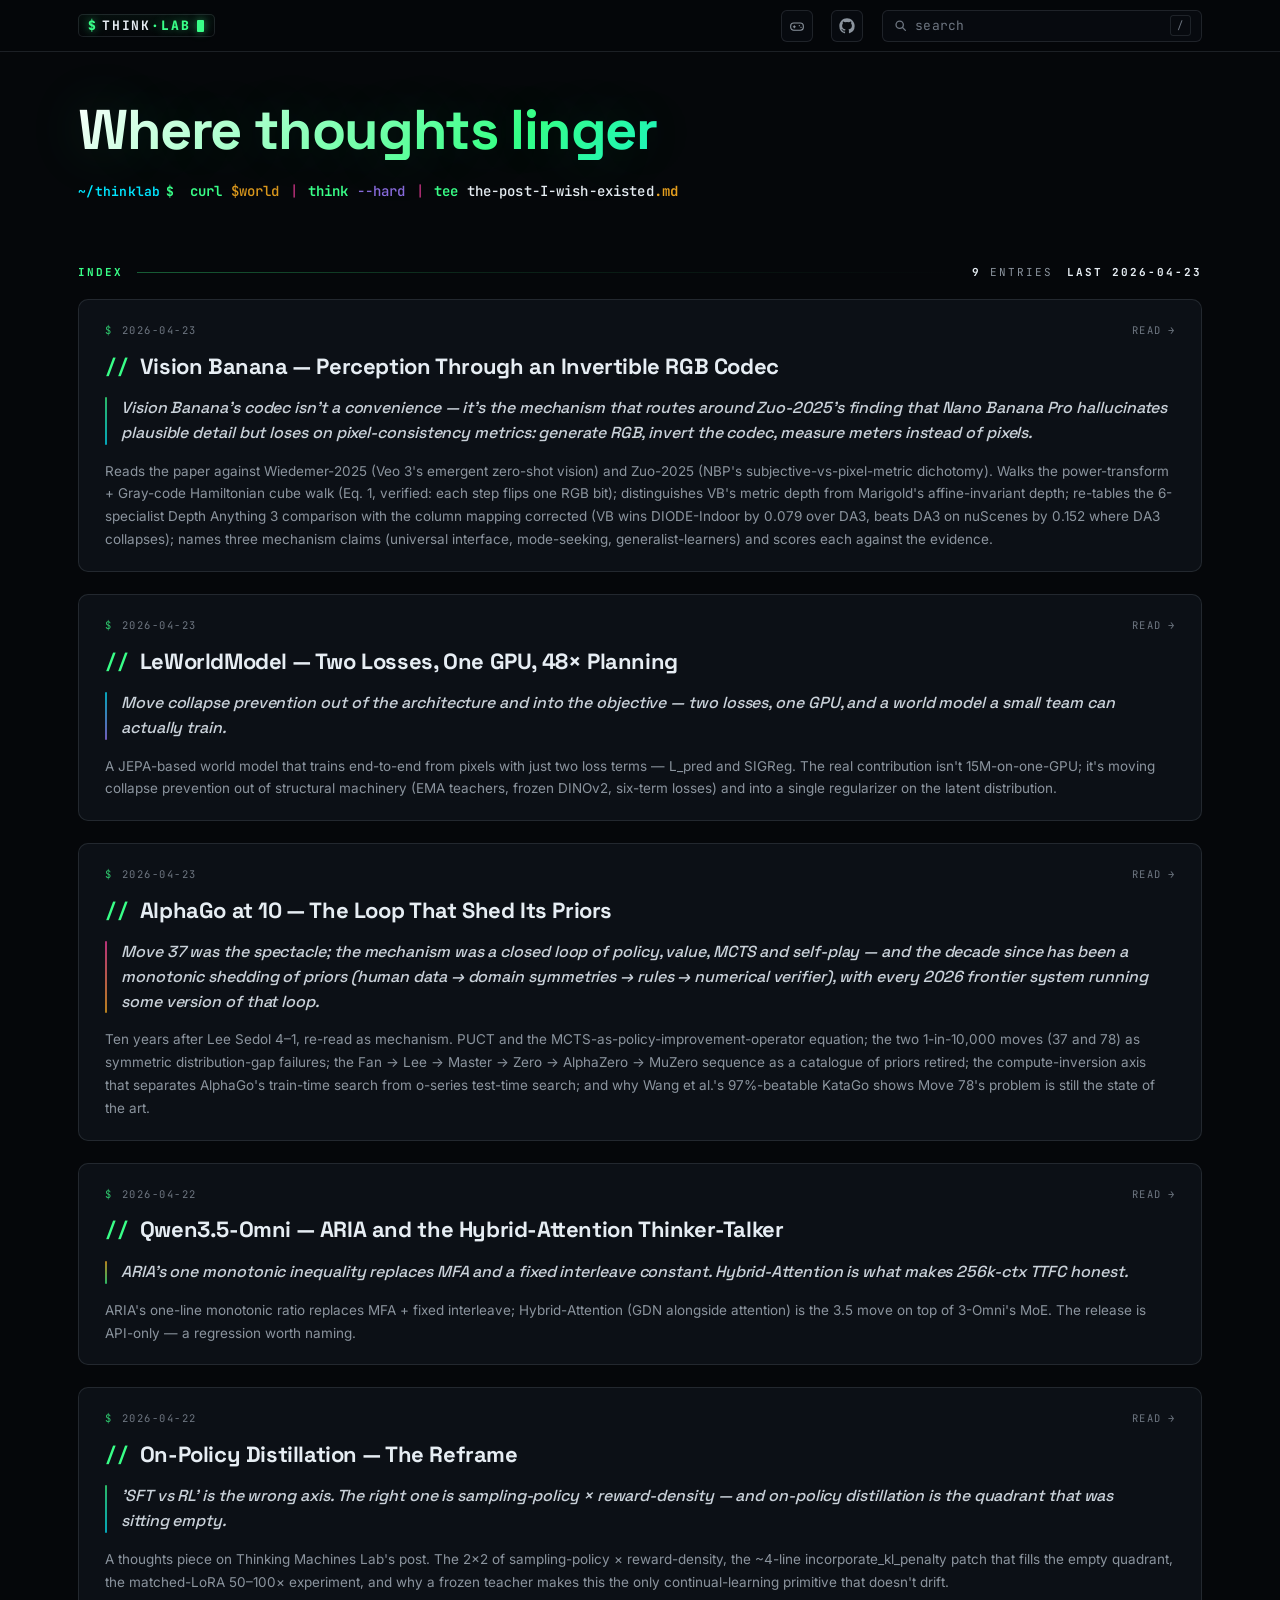
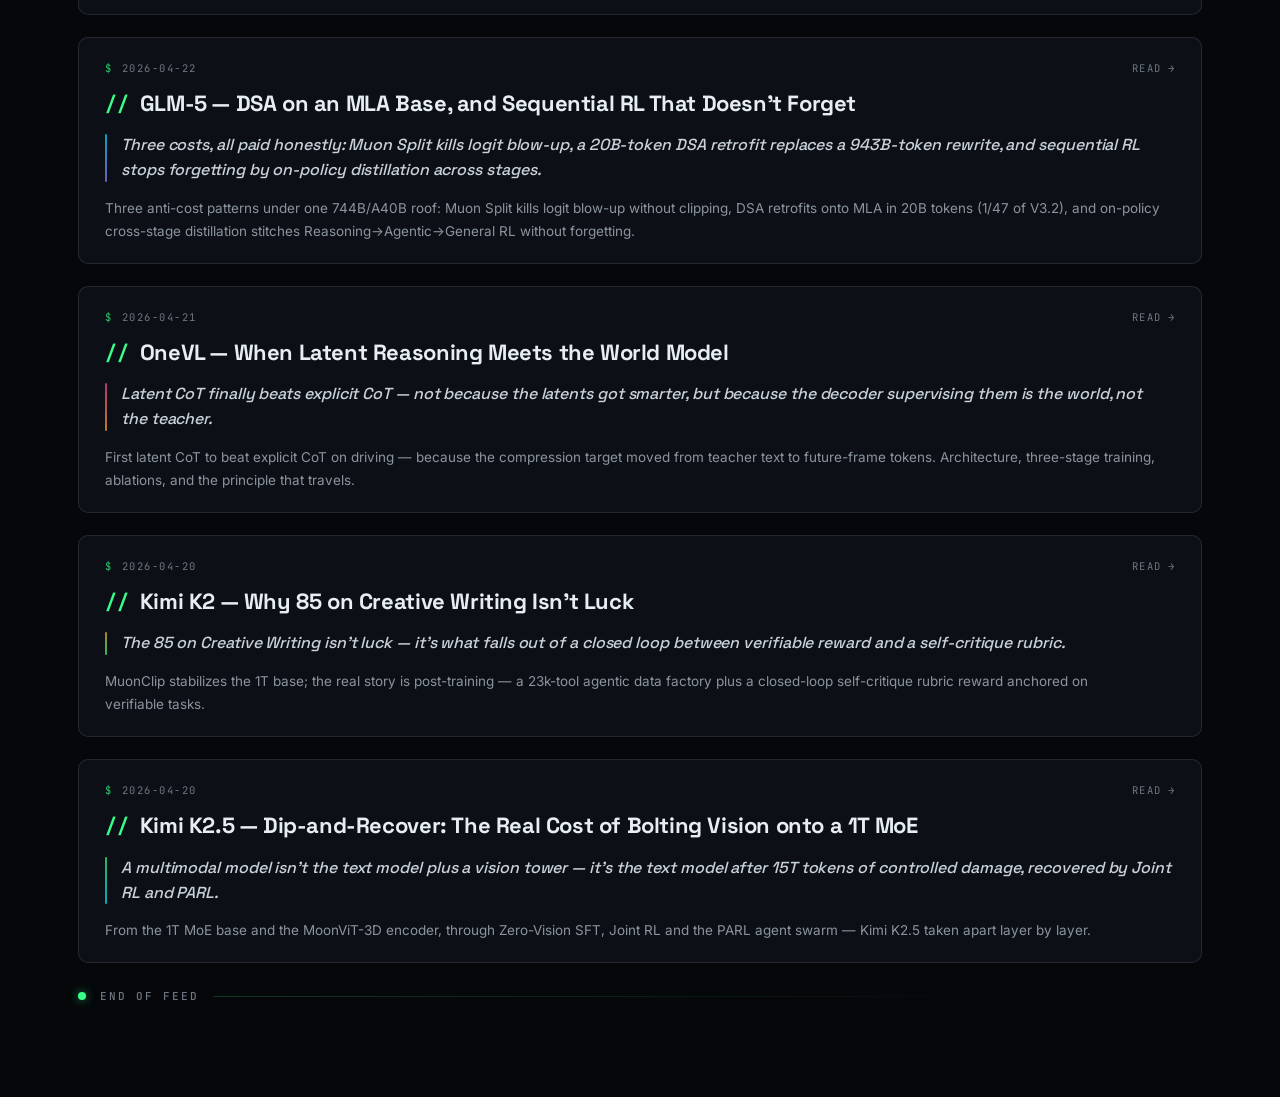
<file: index.html>
<!DOCTYPE html>
<html lang="en">
<head>
<meta charset="UTF-8" />
<meta name="viewport" content="width=device-width, initial-scale=1.0" />
<meta name="description" content="thinklab — a lab for thinks worth sharing." />
<meta name="theme-color" content="#05070a" />
<title>thinklab</title>

<link rel="preconnect" href="https://fonts.googleapis.com" />
<link rel="preconnect" href="https://fonts.gstatic.com" crossorigin />
<link href="https://fonts.googleapis.com/css2?family=Space+Grotesk:wght@500;600;700&family=Inter:wght@400;500;600;700&family=JetBrains+Mono:wght@400;500;600;700&display=swap" rel="stylesheet" />
<link rel="icon" type="image/svg+xml" href="./assets/favicon.svg" />
<link rel="canonical" href="/" />
<link rel="stylesheet" href="./assets/theme.css" />
</head>
<body class="page-index">

<div class="haze" aria-hidden="true"></div>

<header class="topbar" role="banner">
  <div class="topbar-inner">
    <a class="brand" href="./" aria-label="thinklab — home">
      <span class="brand-prompt" aria-hidden="true">$</span><span class="brand-name">think<span class="brand-accent">·lab</span></span><span class="brand-caret" aria-hidden="true"></span>
    </a>
    <a class="hunt-link" href="https://bigballon.github.io/clauding_hacker/"
       target="_blank" rel="noopener"
       title="CLAUDING // verb_hunter — catch all 187 spinner verbs"
       aria-label="Play CLAUDING verb hunter">
      <svg width="16" height="16" aria-hidden="true"><use href="./assets/icons.svg#i-hunt"/></svg>
    </a>
    <a class="github-link" href="https://github.com/BIGBALLON/thinklab"
       target="_blank" rel="noopener"
       title="thinklab on GitHub" aria-label="thinklab on GitHub">
      <svg width="16" height="16" aria-hidden="true"><use href="./assets/icons.svg#i-gh"/></svg>
    </a>
    <label class="search-box" for="search-input">
      <svg class="icon" width="13" height="13" aria-hidden="true"><use href="./assets/icons.svg#i-search"/></svg>
      <input id="search-input" type="search" autocomplete="off" spellcheck="false" placeholder="search" />
      <span class="shortcut">/</span>
    </label>
  </div>
</header>

<div id="scroll-progress" aria-hidden="true"></div>
<button id="to-top" aria-label="back to top" title="back to top">↑</button>

<main class="shell">

  <header class="index-hero">
    <h1 class="index-title">Where thoughts linger</h1>
    <p class="index-lede" role="text" aria-label="curl $world | think --hard | tee the-post-I-wish-existed.md">
      <span class="lede-prompt"><span class="lede-path">~/thinklab</span> <span class="lede-sigil">$</span></span>
      <span class="lede-cmd">curl</span> <span class="lede-var">$world</span>
      <span class="lede-pipe">|</span>
      <span class="lede-cmd">think</span> <span class="lede-flag">--hard</span>
      <span class="lede-pipe">|</span>
      <span class="lede-cmd">tee</span> <span class="lede-file">the-post-I-wish-existed<span class="lede-ext">.md</span></span>
    </p>
  </header>

  <section id="articles" aria-label="Articles">
    <div class="grid-rail grid-rail-top" aria-hidden="true">
      <span class="gr-label">index</span>
      <span class="gr-line"></span>
      <span class="gr-stat"><span id="grid-count">—</span>&nbsp;entries</span>
      <span class="gr-stat gr-stat-dim"><span id="grid-latest">—</span></span>
    </div>

    <div class="article-grid" id="article-grid"></div>

    <div class="grid-rail grid-rail-end" aria-hidden="true">
      <span class="gr-dot"></span>
      <span class="gr-label gr-label-dim">end of feed</span>
      <span class="gr-line"></span>
    </div>
  </section>

</main>

<script src="./assets/theme.js"></script>
</body>
</html>
</file>
<file: assets/theme.css>
/* ============================================================
   thinklab · unified theme
   — dark neon terminal aesthetic
   — english-only, single-stylesheet
   ============================================================ */

/* ------- fonts (loaded via <link> in each HTML; fallback here) ------- */

/* ================= design tokens ================= */
:root{
  /* surfaces */
  --bg-0:#05070a;
  --bg-1:#0a0e14;
  --bg-2:#10151d;
  --bg-3:#161c26;
  --bg-card:rgba(16,21,29,.72);
  --bg-code:#0d1117;

  /* ink */
  --fg-0:#e6edf3;
  --fg-1:#c9d1d9;
  --fg-2:#8b949e;
  --fg-3:#6e7681;
  --fg-dim:#484f58;

  /* accent palette — RGB triplets so every rgba() can reuse them */
  --accent-rgb:57,255,136;
  --cyan-rgb:0,229,255;
  --magenta-rgb:255,63,164;
  --amber-rgb:255,176,32;
  --violet-rgb:157,123,255;
  --red-rgb:255,107,107;

  --accent:rgb(var(--accent-rgb));
  --accent-dim:#1fcf6b;
  --cyan:rgb(var(--cyan-rgb));
  --magenta:rgb(var(--magenta-rgb));
  --amber:rgb(var(--amber-rgb));
  --violet:rgb(var(--violet-rgb));
  --red:rgb(var(--red-rgb));

  /* borders + glows — composed */
  --border:rgba(var(--accent-rgb),.15);
  --border-soft:rgba(139,148,158,.18);
  --border-hot:rgba(var(--accent-rgb),.45);
  --glow-green:0 0 20px rgba(var(--accent-rgb),.35);
  --glow-cyan:0 0 20px rgba(var(--cyan-rgb),.35);
  --glow-magenta:0 0 20px rgba(var(--magenta-rgb),.35);

  /* named gradients — tokens reduce the 36 linear-gradient repetitions */
  --grad-bg-radial:
    radial-gradient(ellipse at 15% 0%,rgba(var(--accent-rgb),.08) 0%,transparent 50%),
    radial-gradient(ellipse at 85% 100%,rgba(var(--cyan-rgb),.06) 0%,transparent 50%),
    radial-gradient(ellipse at 50% 50%,rgba(var(--magenta-rgb),.04) 0%,transparent 60%);
  --grad-panel:
    linear-gradient(180deg,rgba(10,14,20,.95),rgba(5,7,10,.98)),
    radial-gradient(ellipse at 20% 0%,rgba(var(--accent-rgb),.05) 0%,transparent 60%),
    radial-gradient(ellipse at 80% 100%,rgba(var(--cyan-rgb),.04) 0%,transparent 60%);
  --grad-divider:linear-gradient(90deg,var(--accent),transparent);
  --grad-hero-text:linear-gradient(135deg,#ffffff 0%,var(--accent) 40%,var(--cyan) 70%,var(--magenta) 100%);
  --grad-progress:linear-gradient(90deg,var(--accent),var(--cyan),var(--magenta));

  /* fonts */
  --font-mono:"JetBrains Mono",ui-monospace,"SFMono-Regular",Menlo,Consolas,monospace;
  --font-sans:"Inter",-apple-system,BlinkMacSystemFont,"Segoe UI",Roboto,"PingFang SC","Hiragino Sans GB","Microsoft YaHei",sans-serif;
  --font-display:"Space Grotesk","Inter",sans-serif;

  /* layout */
  --shell-max:1180px;
  --topbar-h:52px;
}

*{box-sizing:border-box}
html{scroll-behavior:smooth}
html,body{margin:0;padding:0;background:var(--bg-0);color:var(--fg-0);font-family:var(--font-sans);line-height:1.65;font-size:14.5px;-webkit-font-smoothing:antialiased;-moz-osx-font-smoothing:grayscale;overflow-x:hidden}

/* ================= ambient background (single radial + grid) ================= */
body::before{content:"";position:fixed;inset:0;z-index:-2;
  background:var(--grad-bg-radial),var(--bg-0)}
body::after{content:"";position:fixed;inset:0;z-index:-1;pointer-events:none;
  background-image:
    linear-gradient(rgba(var(--accent-rgb),.025) 1px,transparent 1px),
    linear-gradient(90deg,rgba(var(--accent-rgb),.025) 1px,transparent 1px);
  background-size:40px 40px;
  mask-image:radial-gradient(ellipse at center,black 30%,transparent 85%);
  -webkit-mask-image:radial-gradient(ellipse at center,black 30%,transparent 85%)}

/* ================= ambient haze (homepage only) =================
   Three very large, very blurred, very slowly drifting color orbs
   behind all content. No hard edges, no strobing, no text — just
   atmosphere. Sits below content (z:-1), above body::before radial,
   pointer-events:none. Animation is gentle (40–55s) and disabled
   under prefers-reduced-motion. */
.page-index .haze{
  position:fixed;inset:-15%;pointer-events:none;
  z-index:-1;overflow:hidden;
  contain:strict;
}
.page-index .haze::before,
.page-index .haze::after{
  content:"";
  position:absolute;border-radius:50%;
  filter:blur(90px);
  will-change:transform;
}
.page-index .haze::before{
  top:-10%;left:-8%;width:62vw;height:62vw;max-width:820px;max-height:820px;
  background:radial-gradient(circle at 45% 45%,
    rgba(var(--accent-rgb),.9) 0%,
    rgba(var(--accent-rgb),.35) 35%,
    transparent 70%);
  opacity:.18;
  animation:haze-drift-a 42s ease-in-out infinite;
}
.page-index .haze::after{
  top:30%;right:-12%;width:58vw;height:58vw;max-width:780px;max-height:780px;
  background:radial-gradient(circle at 55% 50%,
    rgba(var(--cyan-rgb),.85) 0%,
    rgba(var(--cyan-rgb),.3) 35%,
    transparent 70%);
  opacity:.14;
  animation:haze-drift-b 52s ease-in-out infinite;
}
@keyframes haze-drift-a{
  0%,100%{transform:translate(0,0)}
  33%{transform:translate(5%,7%)}
  66%{transform:translate(-4%,4%)}
}
@keyframes haze-drift-b{
  0%,100%{transform:translate(0,0)}
  40%{transform:translate(-6%,-5%)}
  75%{transform:translate(4%,6%)}
}
@media (prefers-reduced-motion: reduce){
  .page-index .haze::before,
  .page-index .haze::after{animation:none}
}

::selection{background:rgba(var(--accent-rgb),.3);color:#fff}
::-webkit-scrollbar{width:8px;height:8px}
::-webkit-scrollbar-track{background:transparent}
::-webkit-scrollbar-thumb{background:rgba(var(--accent-rgb),.25);border-radius:6px}
::-webkit-scrollbar-thumb:hover{background:rgba(var(--accent-rgb),.4)}

/* ================= chrome (scroll progress, back-to-top, lang toggle) ================= */
#scroll-progress{position:fixed;top:0;left:0;right:0;height:2px;z-index:100;pointer-events:none;width:var(--pw,0%);
  background:var(--grad-progress);
  box-shadow:0 0 10px var(--accent);transition:width .08s ease-out}

#to-top{position:fixed;bottom:28px;right:28px;width:42px;height:42px;border-radius:50%;background:var(--bg-1);border:1px solid var(--border-hot);color:var(--accent);font-size:18px;cursor:pointer;display:flex;align-items:center;justify-content:center;opacity:0;pointer-events:none;transition:all .25s;z-index:50;box-shadow:var(--glow-green);font-family:var(--font-mono)}
#to-top.show{opacity:1;pointer-events:auto}
#to-top:hover{background:var(--accent);color:var(--bg-0)}

/* article pages only — fixed "home" pill in the top-right corner */
.home-btn{
  position:fixed;top:12px;right:14px;z-index:1000;
  display:inline-flex;align-items:center;gap:6px;
  height:30px;padding:0 12px;border-radius:999px;
  background:var(--bg-card);border:1px solid var(--border-hot);
  color:var(--accent);
  font-family:var(--font-mono);font-size:12px;font-weight:700;letter-spacing:.08em;
  text-decoration:none;border-bottom:1px solid var(--border-hot);
  backdrop-filter:blur(8px);-webkit-backdrop-filter:blur(8px);
  box-shadow:var(--glow-green);
  transition:all .2s;
}
.home-btn:hover{background:var(--accent);color:var(--bg-0);transform:translateY(-1px);text-shadow:none}
.home-btn .arrow{font-size:14px;line-height:1;transition:transform .2s}
.home-btn:hover .arrow{transform:translateX(-2px)}
@media(max-width:520px){
  .home-btn{padding:0 10px;font-size:11px}
  .home-btn .label{display:none}
}

/* ================= homepage top bar (brand + search + lang toggle) ================= */
.topbar{
  position:sticky;top:0;z-index:50;
  height:var(--topbar-h);
  background:rgba(5,7,10,.82);
  backdrop-filter:blur(10px);
  -webkit-backdrop-filter:blur(10px);
  border-bottom:1px solid var(--border-soft);
}
.topbar-inner{
  display:flex;align-items:center;gap:14px;
  max-width:var(--shell-max);height:100%;
  margin:0 auto;padding:0 28px;
}
@media(max-width:900px){.topbar-inner{padding:0 14px}}
/* brand — terminal-prompt lockup: "$ think·lab_"
   mono typeface + accent prompt glyph + blinking block caret so the wordmark
   reads as a live shell line rather than plain display text. */
.topbar .brand{
  display:inline-flex;align-items:center;gap:6px;
  font-family:var(--font-mono);font-weight:700;font-size:13px;
  letter-spacing:.14em;line-height:1;text-transform:uppercase;
  color:var(--fg-0);border:0;text-decoration:none;padding:5px 11px 5px 10px;flex:0 0 auto;
  border-radius:5px;
  background:linear-gradient(180deg,rgba(var(--accent-rgb),.04),rgba(var(--accent-rgb),0));
  box-shadow:inset 0 0 0 1px var(--border-soft);
  transition:box-shadow .2s,background .2s,transform .2s;
}
.topbar .brand .brand-prompt{
  color:var(--accent);font-weight:800;
  letter-spacing:0;text-transform:none;
  text-shadow:0 0 8px rgba(var(--accent-rgb),.55);
}
.topbar .brand .brand-name{color:var(--fg-0)}
.topbar .brand .brand-accent{
  color:var(--accent);font-weight:800;
  text-shadow:0 0 10px rgba(var(--accent-rgb),.45);
}
.topbar .brand .brand-caret{
  display:inline-block;width:7px;height:12px;margin-left:1px;
  background:var(--accent);border-radius:1px;
  box-shadow:0 0 8px rgba(var(--accent-rgb),.6);
  animation:blink 1s steps(2) infinite;
}
.topbar .brand:hover{
  background:linear-gradient(180deg,rgba(var(--accent-rgb),.12),rgba(var(--accent-rgb),.02));
  box-shadow:inset 0 0 0 1px var(--border-hot),0 0 18px rgba(var(--accent-rgb),.18);
  text-shadow:none;
}
.topbar .brand:hover .brand-name{color:var(--accent)}
.topbar .brand:active{transform:translateY(1px)}
/* Icon buttons in the topbar (hunt-link, github-link): tiny 32px square
   launchers sized so the whole header row stays perfectly even. The
   first button owns `margin-left:auto` so the whole right-side cluster
   (game → github → search) floats to the right as one unit. */
.topbar .hunt-link,
.topbar .github-link{
  margin-left:4px;
  display:inline-flex;align-items:center;justify-content:center;
  width:32px;height:32px;flex:0 0 auto;
  border:1px solid var(--border-soft);border-radius:6px;
  background:rgba(10,14,20,.6);color:var(--fg-2);
  text-decoration:none;
  transition:color .2s,border-color .2s,box-shadow .2s,background .2s,transform .2s;
}
.topbar .hunt-link{margin-left:auto}
.topbar .hunt-link svg,
.topbar .github-link svg{display:block;transition:transform .4s ease}
.topbar .hunt-link:hover,
.topbar .github-link:hover{
  color:var(--accent);border-color:var(--border-hot);
  background:rgba(var(--accent-rgb),.05);
  box-shadow:0 0 14px rgba(var(--accent-rgb),.22);
  text-shadow:none;
}
.topbar .hunt-link:hover svg,
.topbar .github-link:hover svg{transform:scale(1.08)}
.topbar .hunt-link:active,
.topbar .github-link:active{transform:translateY(1px)}

.topbar .search-box{
  /* margin-left sized so hunt-link and search-box read as one right-side
     cluster — the icon sits just left of the box, not flush against it. */
  margin-left:5px;
  width:min(320px,44vw);height:32px;
  background:rgba(10,14,20,.6);
  border:1px solid var(--border-soft);border-radius:6px;
  display:flex;align-items:center;gap:8px;padding:0 10px 0 11px;
  transition:border-color .2s,box-shadow .2s,background .2s;
}
.topbar .search-box:hover{border-color:rgba(var(--accent-rgb),.28)}
.topbar .search-box:focus-within{border-color:var(--border-hot);box-shadow:var(--glow-green);background:var(--bg-1)}
.topbar .search-box .icon{color:var(--fg-3);flex:0 0 auto;transition:color .2s}
.topbar .search-box:focus-within .icon{color:var(--accent)}
.topbar .search-box input{flex:1;min-width:0;height:100%;background:transparent;border:0;outline:none;color:var(--fg-0);font-family:var(--font-mono);font-size:13px;letter-spacing:.02em;padding:0}
.topbar .search-box input::placeholder{color:var(--fg-3)}
.topbar .search-box input::-webkit-search-cancel-button{-webkit-appearance:none;appearance:none}
.topbar .search-box .shortcut{color:var(--fg-3);font-family:var(--font-mono);font-size:10.5px;border:1px solid var(--border-soft);padding:1px 6px;border-radius:3px;letter-spacing:.06em;flex:0 0 auto}

@media(max-width:640px){
  .topbar-inner{gap:8px}
  .topbar .search-box .shortcut{display:none}
}

/* ================= shell ================= */
.shell{max-width:var(--shell-max);margin:0 auto;padding:0 28px}
@media(max-width:900px){.shell{padding:0 14px}}
.wrap{max-width:100%;margin:0;padding:0}
@keyframes blink{50%{opacity:.35}}

/* ================= hero (terminal window) ================= */
.hero{padding:40px 0 24px;position:relative}
@media(max-width:900px){.hero{padding:28px 0 16px}}

.hero-term{background:var(--bg-1);border:1px solid var(--border);border-radius:8px;overflow:hidden;margin-bottom:24px;
  box-shadow:0 0 0 1px rgba(var(--accent-rgb),.08),0 16px 48px rgba(0,0,0,.55),var(--glow-green)}
.term-bar{display:flex;align-items:center;gap:8px;padding:9px 14px;background:#0e141c;border-bottom:1px solid var(--border-soft);font-family:var(--font-mono);font-size:11px;color:var(--fg-3)}
.term-dot{width:10px;height:10px;border-radius:50%}
.d-r{background:#ff5f57} .d-y{background:#ffbd2e} .d-g{background:#28c840}
.term-title{margin-left:auto;letter-spacing:.1em}

.term-body{padding:26px 28px 30px}
.term-prompt{font-family:var(--font-mono);font-size:12.5px;color:var(--fg-2);margin-bottom:16px;letter-spacing:.03em}
.term-prompt .path{color:var(--cyan)}
.term-prompt .cmd{color:var(--accent)}
.term-prompt .cursor{display:inline-block;width:7px;height:14px;background:var(--accent);margin-left:3px;vertical-align:-2px;animation:blink 1s steps(2) infinite}

.hero h1{font-family:var(--font-display);font-size:clamp(32px,4.8vw,54px);line-height:1.05;margin:4px 0 12px;font-weight:700;letter-spacing:-.025em;
  background:var(--grad-hero-text);
  -webkit-background-clip:text;background-clip:text;color:transparent;
  text-shadow:0 0 60px rgba(var(--accent-rgb),.2)}
.hero .sub{font-family:var(--font-sans);color:var(--fg-1);font-size:14.5px;line-height:1.68;margin:0 0 18px;max-width:880px;text-wrap:pretty;word-break:normal;overflow-wrap:normal}
.hero .sub em{color:var(--accent);font-style:normal;font-weight:600}
.hero .sub strong{color:var(--fg-0);font-weight:600}
.hero .sub .line{display:block;margin:0 0 4px}
.hero .sub .line:last-child{margin-bottom:0}
.hero .sub .sep{color:var(--fg-3);margin:0 .35em;font-weight:400}

/* badges — base rule + 5 color overrides via --badge-rgb */
.hero-badges{display:flex;flex-wrap:wrap;gap:8px;margin-top:16px}
.hero-badge{
  --badge-rgb:var(--accent-rgb);
  display:inline-flex;align-items:center;gap:6px;padding:4px 11px;border-radius:4px;
  font-family:var(--font-mono);font-size:11px;font-weight:600;letter-spacing:.04em;text-transform:uppercase;
  background:rgba(255,255,255,.02);
  color:rgb(var(--badge-rgb));
  border:1px solid rgba(var(--badge-rgb),.4);
  box-shadow:0 0 12px rgba(var(--badge-rgb),.15);
}
.hero-badge[data-variant="green"]  {--badge-rgb:var(--accent-rgb)}
.hero-badge[data-variant="amber"]  {--badge-rgb:var(--amber-rgb)}
.hero-badge[data-variant="magenta"]{--badge-rgb:var(--magenta-rgb)}
.hero-badge[data-variant="cyan"]   {--badge-rgb:var(--cyan-rgb)}
.hero-badge[data-variant="violet"] {--badge-rgb:var(--violet-rgb)}

.hero-toc{margin-top:22px;display:flex;flex-wrap:wrap;gap:10px;font-family:var(--font-mono);font-size:11px}
.hero-toc a{color:var(--fg-2);border:1px solid var(--border-soft);border-bottom:1px solid var(--border-soft);padding:4px 10px;border-radius:3px;letter-spacing:.06em;text-transform:uppercase}
.hero-toc a:hover{color:var(--accent);border-color:var(--border-hot);background:rgba(var(--accent-rgb),.04);text-shadow:none}

/* ================= sections & typography ================= */
section{padding:44px 0 16px;position:relative}
section:first-of-type{padding-top:20px}
section:last-of-type{padding-bottom:36px}

h2.sec{font-family:var(--font-display);font-size:clamp(24px,3vw,34px);font-weight:700;line-height:1.2;margin:0 0 18px;padding:0 0 12px;color:var(--fg-0);border-bottom:1px solid var(--border-soft);position:relative;letter-spacing:.02em;text-transform:uppercase}
h2.sec::before{display:none}
h2.sec::after{content:"";position:absolute;bottom:-1px;left:0;width:140px;height:2px;background:var(--grad-divider)}
h2.sec .desc-inline{
  font-family:var(--font-mono);font-size:12px;font-weight:500;
  color:var(--fg-3);
  margin-left:14px;letter-spacing:.04em;text-transform:none;
  padding:0;border:0;background:none;box-shadow:none;
  vertical-align:baseline;display:inline;
  font-variant:normal;
}
h2.sec .desc-inline::before{content:"";}
h2.sec .desc-inline:not(:empty){position:relative}

/* sub-section headings — mark a nested section with class="sub" */
section.sub{padding-top:4px}
section.sub > .wrap > h2.sec{font-size:20px;margin-top:32px;padding-bottom:8px;border-bottom:1px dashed var(--border-soft)}
section.sub > .wrap > h2.sec::after{width:72px}
section.sub > .wrap > h2.sec .desc-inline{font-size:11px;margin-left:10px}

h3{font-family:var(--font-display);font-size:19px;font-weight:600;color:var(--fg-0);margin:36px 0 12px;line-height:1.3;letter-spacing:-.005em;padding:0;border:0}
h3::before{content:"// ";color:var(--accent);font-family:var(--font-mono);font-weight:700;font-size:.9em}

h4{font-family:var(--font-display);font-size:15px;font-weight:600;color:var(--cyan);margin:20px 0 8px;letter-spacing:0;text-transform:none}
h4::before{content:""}

p{margin:0 0 12px;color:var(--fg-1);font-size:14px;line-height:1.68;text-wrap:pretty;word-break:normal;overflow-wrap:normal;hanging-punctuation:allow-end}
p strong{color:var(--fg-0);font-weight:600}
p em{color:var(--cyan);font-style:italic;font-weight:500}
p.desc{color:var(--fg-2);max-width:820px;margin:0 0 18px;font-size:14px;line-height:1.68;text-wrap:balance}

.card > p,.callout{text-wrap:pretty}
h3,h4,.card h4{text-wrap:balance}

/* links */
a{color:var(--accent);text-decoration:none;border-bottom:1px dotted rgba(var(--accent-rgb),.35);transition:all .15s}
a:hover{color:#7dffc0;border-bottom-color:var(--accent);text-shadow:0 0 8px rgba(var(--accent-rgb),.45)}

/* inline code */
code{font-family:var(--font-mono);font-size:.88em;background:rgba(var(--accent-rgb),.08);color:var(--accent);padding:2px 6px;border-radius:3px;border:1px solid rgba(var(--accent-rgb),.15)}

/* pre blocks */
pre[class*="language-"],pre:not([class*="language-"]){background:var(--bg-code) !important;border:1px solid var(--border);border-radius:6px;padding:20px 22px !important;overflow-x:auto;font-family:var(--font-mono);font-size:12.5px;line-height:1.65;color:var(--fg-1);box-shadow:inset 0 0 0 1px rgba(var(--accent-rgb),.04);margin:14px 0;tab-size:2}
pre code{background:none !important;border:none;color:inherit;padding:0;font-size:inherit}

/* Prism tokens — BeyondCLIP palette */
.token.comment,.token.prolog,.token.doctype,.token.cdata{color:var(--fg-3);font-style:italic}
.token.punctuation{color:var(--fg-2)}
.token.property,.token.tag,.token.boolean,.token.number,.token.constant,.token.symbol{color:var(--cyan)}
.token.string,.token.attr-value,.token.char,.token.builtin{color:#a6e3a1}
.token.operator,.token.entity,.token.url{color:var(--magenta)}
.token.atrule,.token.attr-name,.token.keyword{color:var(--magenta)}
.token.function,.token.class-name{color:var(--violet)}
.token.regex,.token.important,.token.variable{color:var(--amber)}
.token.deleted{color:var(--red)}
.token.inserted{color:var(--accent)}

/* code-block wrapper (generated by theme.js) */
.code-block{position:relative;margin:14px 0}
.code-block .code-head{display:flex;align-items:center;justify-content:space-between;background:#0a0d12;border:1px solid var(--border-soft);border-bottom:0;border-radius:6px 6px 0 0;padding:6px 14px;font-size:10.5px;color:var(--fg-3)}
.code-block .code-head .lang{font-family:var(--font-mono);letter-spacing:.1em;text-transform:uppercase;color:var(--accent);font-weight:700}
.code-block .code-head .copy-btn{background:transparent;border:1px solid transparent;color:var(--fg-2);font-size:10.5px;padding:2px 10px;border-radius:3px;cursor:pointer;transition:all .12s;font-family:var(--font-mono);font-weight:600;letter-spacing:.05em;text-transform:uppercase}
.code-block .code-head .copy-btn:hover{color:var(--accent);background:rgba(var(--accent-rgb),.06);border-color:var(--border)}
.code-block .code-head .copy-btn.copied{color:var(--accent)}
.code-block pre{border-radius:0 0 6px 6px !important;margin-top:0 !important;border-top:0 !important}

/* lists */
ul,ol{color:var(--fg-1);padding-left:22px;margin:10px 0}
ul li,ol li{margin:6px 0;font-size:14px;line-height:1.7;text-wrap:pretty}
ul{list-style:none;padding-left:4px}
ul > li{position:relative;padding-left:20px}
ul > li::before{content:"▸";position:absolute;left:0;color:var(--accent);font-size:.9em;top:1px}
ol{padding-left:24px}
ol li::marker{color:var(--accent);font-family:var(--font-mono);font-weight:700}
.kv ul{padding-left:12px}

/* ================= callouts — base rule + variants via --cl-rgb ================= */
.callout{
  --cl-rgb:var(--accent-rgb);
  --cl-icon:"◆";
  margin:20px 0;padding:16px 20px 16px 52px;border-radius:6px;position:relative;
  border-left:3px solid rgb(var(--cl-rgb));
  background:linear-gradient(90deg,rgba(var(--cl-rgb),.08),rgba(var(--cl-rgb),.01));
  backdrop-filter:blur(4px);
  font-size:14px;line-height:1.72;color:var(--fg-1);text-wrap:pretty
}
.callout::before{content:var(--cl-icon);position:absolute;left:18px;top:14px;font-family:var(--font-mono);font-weight:800;font-size:16px;color:rgb(var(--cl-rgb))}
.callout .t{font-family:var(--font-mono);font-size:11px;font-weight:700;text-transform:uppercase;letter-spacing:.14em;color:rgb(var(--cl-rgb));margin-bottom:6px;display:block}
.callout .t::before{display:none}
.callout.ok,  .callout[data-variant="ok"]  {--cl-rgb:var(--accent-rgb);--cl-icon:"✓"}
.callout.warn,.callout[data-variant="warn"]{--cl-rgb:var(--amber-rgb);--cl-icon:"⚠"}
.callout.k,   .callout[data-variant="k"]   {--cl-rgb:var(--magenta-rgb);--cl-icon:"◆"}

/* drift-callout rows: paper vs code, with a resolution — used inside .callout[data-variant="warn"] */
.callout .paper-val,
.callout .code-val,
.callout .resolution{
  display:block;position:relative;
  padding:8px 10px 8px 74px;margin:6px 0;
  border-left:2px solid rgba(var(--cl-rgb),.35);
  background:linear-gradient(90deg,rgba(var(--cl-rgb),.04),transparent 70%);
  border-radius:0 4px 4px 0;
  font-size:13.5px;line-height:1.68;color:var(--fg-1);
}
.callout .paper-val::before,
.callout .code-val::before,
.callout .resolution::before{
  position:absolute;left:10px;top:8px;
  font-family:var(--font-mono);font-size:10px;font-weight:700;letter-spacing:.1em;
  text-transform:uppercase;
  padding:2px 6px;border-radius:3px;
  border:1px solid currentColor;
}
.callout .paper-val::before    {content:"paper";color:rgb(var(--cyan-rgb))}
.callout .code-val::before     {content:"code"; color:rgb(var(--accent-rgb))}
.callout .resolution::before   {content:"call";color:rgb(var(--amber-rgb))}
.callout .paper-val code,
.callout .code-val code,
.callout .resolution code{font-size:.92em}

/* ================= grids & cards ================= */
.grid{display:grid;gap:14px;margin:14px 0}
.grid.c2{grid-template-columns:repeat(2,minmax(0,1fr))}
.grid.c3{grid-template-columns:repeat(3,minmax(0,1fr))}
.grid.c4{grid-template-columns:repeat(4,minmax(0,1fr))}
@media(max-width:900px){.grid.c2,.grid.c3,.grid.c4{grid-template-columns:1fr}}

.card{background:var(--bg-card);border:1px solid var(--border-soft);border-radius:6px;padding:16px 18px;transition:border-color .2s,transform .2s,box-shadow .2s;position:relative}
.card:hover{border-color:var(--border-hot);transform:translateY(-2px);box-shadow:0 4px 24px rgba(0,0,0,.35),0 0 20px rgba(var(--accent-rgb),.08)}
.card h4{margin-top:0;margin-bottom:10px;font-size:13.5px;color:var(--accent);font-family:var(--font-mono);font-weight:700;letter-spacing:.06em;text-transform:uppercase}
.card h4:first-child{margin-top:0}
.card p{font-size:13px;line-height:1.68;color:var(--fg-1);margin:6px 0}
.card ul li{font-size:13px}

.kv{display:grid;grid-template-columns:max-content 1fr;gap:4px 14px;font-size:12.5px;font-family:var(--font-mono);align-items:baseline}
.kv span:nth-child(odd){color:var(--fg-2);font-size:12px;white-space:nowrap}
.kv span:nth-child(even){color:var(--cyan);font-variant-numeric:tabular-nums;font-size:12px;font-weight:600;text-align:right;min-width:0;overflow-wrap:break-word}

/* ================= tags (pills) — base + 4 variants ================= */
.tag{
  --tg-rgb:139,148,158;
  display:inline-block;padding:1px 8px;border-radius:3px;
  background:rgba(var(--tg-rgb),.1);
  color:rgb(var(--tg-rgb));
  font-size:10.5px;margin-right:4px;margin-bottom:3px;font-weight:600;letter-spacing:.04em;
  border:1px solid rgba(var(--tg-rgb),.3);
  font-family:var(--font-mono);text-transform:uppercase;
}
.tag.v,.tag[data-variant="v"]{--tg-rgb:var(--cyan-rgb)}
.tag.t,.tag[data-variant="t"]{--tg-rgb:var(--violet-rgb)}
.tag.c,.tag[data-variant="c"]{--tg-rgb:var(--accent-rgb)}
.tag.r,.tag[data-variant="r"]{--tg-rgb:var(--magenta-rgb)}

/* ================= svg-wrap & mermaid — shared panel via @extend-like rules ================= */
.svg-wrap,.mermaid{
  margin:32px 0;padding:28px 22px 22px;position:relative;
  background:var(--grad-panel);
  border:1px solid var(--border-soft);border-radius:6px;overflow-x:auto;overflow-y:hidden;
  box-shadow:
    inset 0 0 0 1px rgba(var(--accent-rgb),.04),
    0 4px 24px rgba(0,0,0,.35),
    0 0 32px rgba(var(--accent-rgb),.06);
}
.mermaid{margin:28px 0}
.svg-wrap::before,.mermaid::before{
  content:"";position:absolute;inset:0;pointer-events:none;
  background-image:
    repeating-linear-gradient(45deg,rgba(var(--accent-rgb),.032) 0 1px,transparent 1px 3px),
    repeating-linear-gradient(0deg,rgba(var(--cyan-rgb),.022) 0 1px,transparent 1px 3px),
    linear-gradient(rgba(var(--accent-rgb),.035) 1px,transparent 1px),
    linear-gradient(90deg,rgba(var(--accent-rgb),.035) 1px,transparent 1px);
  background-size:auto,auto,24px 24px,24px 24px;
  opacity:.5;
  mask-image:radial-gradient(ellipse at center,black 50%,transparent 92%);
  -webkit-mask-image:radial-gradient(ellipse at center,black 50%,transparent 92%);
}
.mermaid::before{z-index:0}
.svg-wrap svg,.mermaid svg{display:block;margin:0 auto;position:relative;z-index:1;height:auto;width:100%;max-width:100%}
/* Inline diagrams inherit the sans font; individual <text>/<g class="m"> opt into mono.
   This lets each article's <svg> body drop ~200 repeated font-family="..." attributes. */
.svg-wrap svg{font-family:var(--font-sans)}
.svg-wrap svg .m{font-family:var(--font-mono)}
@media(max-width:1000px){
  .svg-wrap svg{min-width:900px;max-width:none;width:auto}
}

/* ================= tables ================= */
.table-wrap{margin:20px 0;overflow-x:auto;border:1px solid var(--border-soft);border-radius:6px;background:rgba(10,14,20,.6)}
.table-wrap::-webkit-scrollbar{height:8px}
.table-wrap::-webkit-scrollbar-thumb{background:rgba(var(--accent-rgb),.25);border-radius:4px}
table{width:100%;border-collapse:collapse;font-size:13px;line-height:1.55}
thead{background:linear-gradient(180deg,rgba(var(--accent-rgb),.08),rgba(var(--accent-rgb),.02));border-bottom:2px solid var(--border-hot)}
th{text-align:left;padding:10px 14px;font-family:var(--font-mono);font-size:11px;font-weight:700;text-transform:uppercase;letter-spacing:.06em;color:var(--accent);white-space:nowrap}
td{padding:9px 14px;border-top:1px solid rgba(139,148,158,.08);color:var(--fg-1);vertical-align:top}
td.num,th.num{text-align:right;font-family:var(--font-mono);color:var(--cyan);font-weight:600;font-variant-numeric:tabular-nums}
td strong,td b{color:var(--fg-0);font-weight:600}
tbody tr:hover{background:rgba(var(--accent-rgb),.03)}
tbody tr:hover td{color:var(--fg-0)}
.best{color:var(--accent);font-weight:700}

/* ================= pipe (step flow) ================= */
.pipe{display:grid;grid-template-columns:repeat(4,1fr);gap:12px;margin:16px 0}
@media(max-width:900px){.pipe{grid-template-columns:1fr}}
.pipe .step{background:var(--bg-card);border:1px solid var(--border-soft);border-radius:6px;padding:14px 16px;position:relative;overflow:hidden;transition:all .25s;border-top:2px solid var(--accent)}
.pipe .step:hover{border-color:var(--border-hot);transform:translateY(-1px)}
.pipe .step:nth-child(2){border-top-color:var(--cyan)}
.pipe .step:nth-child(3){border-top-color:var(--violet)}
.pipe .step:nth-child(4){border-top-color:var(--magenta)}
.pipe .step .n{font-family:var(--font-mono);font-size:10.5px;color:var(--fg-3);letter-spacing:.12em;text-transform:uppercase;margin-bottom:6px;font-weight:700}
.pipe .step h5{margin:0 0 8px;font-family:var(--font-display);font-size:15px;color:var(--fg-0);font-weight:600}
.pipe .step p{margin:4px 0;color:var(--fg-1);font-size:12.5px;line-height:1.6}

/* ================= fig-* HTML-first figure primitives =================
   Replaces the old <svg><foreignObject>HTML</foreignObject></svg> hybrid
   — browser lays out the cards, no hand-computed x/y/width/height anywhere.
   Visual DNA stays (neon border, grid bg, accent glow); only the medium
   changes. All dimensions in fr / % / em / rem. */
.fig-wrap{
  --fc-rgb:var(--accent-rgb);
  --fig-fs:12px;
  --fig-lh:1.55;
  margin:32px 0;padding:0;position:relative;
  background:var(--grad-panel);
  border:1px solid var(--border-soft);border-radius:6px;overflow:hidden;
  box-shadow:
    inset 0 0 0 1px rgba(var(--accent-rgb),.04),
    0 4px 24px rgba(0,0,0,.35),
    0 0 32px rgba(var(--accent-rgb),.06);
}
.fig-wrap::before{
  content:"";position:absolute;inset:0;pointer-events:none;z-index:0;
  background-image:
    repeating-linear-gradient(45deg,rgba(var(--accent-rgb),.032) 0 1px,transparent 1px 3px),
    repeating-linear-gradient(0deg,rgba(var(--cyan-rgb),.022) 0 1px,transparent 1px 3px),
    linear-gradient(rgba(var(--accent-rgb),.035) 1px,transparent 1px),
    linear-gradient(90deg,rgba(var(--accent-rgb),.035) 1px,transparent 1px);
  background-size:auto,auto,24px 24px,24px 24px;
  opacity:.45;
  mask-image:radial-gradient(ellipse at center,black 55%,transparent 92%);
  -webkit-mask-image:radial-gradient(ellipse at center,black 55%,transparent 92%);
}
.fig-wrap > *{position:relative;z-index:1}
.fig-wrap.accent-green   {--fc-rgb:var(--accent-rgb)}
.fig-wrap.accent-cyan    {--fc-rgb:var(--cyan-rgb)}
.fig-wrap.accent-magenta {--fc-rgb:var(--magenta-rgb)}
.fig-wrap.accent-amber   {--fc-rgb:var(--amber-rgb)}
.fig-wrap.accent-violet  {--fc-rgb:var(--violet-rgb)}

/* Header strip — optional top band with title + right-side fig id */
.fig-bar{
  display:flex;align-items:center;justify-content:space-between;gap:1em;
  padding:.55em 1.1em;
  background:#0a0e14;
  border-bottom:1px solid rgba(var(--accent-rgb),.15);
  font-family:var(--font-mono);
  font-size:10.5px;font-weight:700;letter-spacing:.14em;text-transform:uppercase;
}
.fig-bar-title{color:rgb(var(--fc-rgb));white-space:nowrap;overflow:hidden;text-overflow:ellipsis}
.fig-bar-title::before{content:"\25C6";margin-right:.3em;opacity:.9}
.fig-bar-id{color:var(--fg-3);letter-spacing:.06em;white-space:nowrap;flex:0 0 auto}

/* Body area (the actual figure content) */
.fig-body{padding:1.1em 1.1em}
@media(max-width:640px){.fig-body{padding:.85em .75em}}

/* Caption slot (replaces sibling <p class="cap">) */
.fig-cap{
  padding:.8em 1.2em .85em;
  border-top:1px dashed var(--border-soft);
  font-family:var(--font-sans);font-size:12.5px;line-height:1.6;color:var(--fg-2);
  text-wrap:pretty;margin:0;
}
.fig-cap strong{color:var(--fg-0);font-weight:600}

/* Grid layouts — all fr; collapse to single column under 900px */
.fig-grid{display:grid;gap:.9em;align-items:stretch}
.fig-grid.c2{grid-template-columns:repeat(2,minmax(0,1fr))}
.fig-grid.c3{grid-template-columns:repeat(3,minmax(0,1fr))}
.fig-grid.c3-delta{grid-template-columns:minmax(0,1fr) auto minmax(0,1fr)}
.fig-grid.c4{grid-template-columns:repeat(4,minmax(0,1fr))}
@media(max-width:900px){
  .fig-grid.c2,.fig-grid.c3,.fig-grid.c4{grid-template-columns:1fr}
  .fig-grid.c3-delta{grid-template-columns:1fr;gap:.5em}
}

/* Cards — color family via --fc-rgb */
.fig-card{
  --fc-rgb:var(--accent-rgb);
  position:relative;
  background:linear-gradient(180deg,rgba(var(--fc-rgb),.08),rgba(var(--fc-rgb),.015));
  border:1px solid rgba(var(--fc-rgb),.45);
  border-radius:6px;
  padding:.85em 1em;
  font-family:var(--font-mono);font-size:var(--fig-fs);line-height:var(--fig-lh);
  color:var(--fg-1);min-width:0;overflow-wrap:break-word;
}
.fig-card.accent-green   {--fc-rgb:var(--accent-rgb)}
.fig-card.accent-cyan    {--fc-rgb:var(--cyan-rgb)}
.fig-card.accent-magenta {--fc-rgb:var(--magenta-rgb)}
.fig-card.accent-amber   {--fc-rgb:var(--amber-rgb)}
.fig-card.accent-violet  {--fc-rgb:var(--violet-rgb)}
.fig-card.accent-pink    {--fc-rgb:var(--magenta-rgb)}
.fig-card.accent-slate   {--fc-rgb:139,148,158}
.fig-card.accent-red     {--fc-rgb:var(--red-rgb)}

/* Card title — small uppercase pill at the top */
.fig-card-title{
  display:inline-block;
  font-size:10.5px;font-weight:700;
  color:rgb(var(--fc-rgb));
  letter-spacing:.14em;text-transform:uppercase;
  margin:0 0 .55em;
  padding:.15em .6em .2em;
  background:rgba(var(--fc-rgb),.08);
  border:1px solid rgba(var(--fc-rgb),.35);
  border-radius:3px;
}
.fig-card-subtitle{
  display:block;
  font-family:var(--font-display);font-size:13.5px;font-weight:700;color:var(--fg-0);
  margin:0 0 .45em;letter-spacing:0;text-transform:none;
}

/* Card body — key/value lines */
.fig-card-body{margin:0;color:var(--fg-1);font-size:var(--fig-fs);line-height:var(--fig-lh)}
.fig-card-body > * + *{margin-top:.15em}
.fig-card-row{
  display:flex;gap:.5em;align-items:baseline;flex-wrap:wrap;
  font-family:var(--font-mono);font-size:var(--fig-fs);line-height:var(--fig-lh);
}
.fig-card-row .k{color:rgb(var(--fc-rgb));flex:0 0 auto;white-space:nowrap}
.fig-card-row .v{color:var(--fg-0);font-weight:600;min-width:0;overflow-wrap:break-word}
.fig-card-row .v.mute{color:var(--fg-2);font-weight:500}
.fig-card-body .note{
  margin-top:.65em;font-size:11.5px;line-height:1.55;
  color:rgb(var(--fc-rgb));opacity:.85;
}
.fig-card-body .note strong{color:var(--fg-0)}
.fig-card-list > div{margin:.1em 0;color:var(--fg-1);font-size:var(--fig-fs);line-height:var(--fig-lh)}
.fig-card-list > div strong{color:var(--fg-0);font-weight:600}
.fig-card-list > div .k{color:rgb(var(--fc-rgb))}

/* Diff — left | arrows | right (plus .c3-delta for left|delta-col|right) */
.fig-diff{
  display:grid;grid-template-columns:minmax(0,1fr) auto minmax(0,1fr);
  gap:.9em;align-items:stretch;
}
.fig-diff-arrows{
  display:flex;flex-direction:column;align-items:center;justify-content:center;gap:.55em;
  min-width:5em;padding:0 .2em;
  font-family:var(--font-mono);font-size:10.5px;
  color:rgb(var(--amber-rgb));
  letter-spacing:.1em;text-transform:uppercase;font-weight:700;
}
.fig-diff-arrows .arr{
  width:0;height:0;
  border-top:.5em solid transparent;
  border-bottom:.5em solid transparent;
  border-left:.7em solid rgb(var(--amber-rgb));
  filter:drop-shadow(0 0 6px rgba(var(--amber-rgb),.5));
}
.fig-diff-arrows .arr.left{
  border-left:0;border-right:.7em solid rgb(var(--amber-rgb));
}
.fig-diff-arrows .lbl{color:rgba(var(--amber-rgb),.85);text-align:center;max-width:7em}
@media(max-width:900px){
  .fig-diff{grid-template-columns:1fr;gap:.5em}
  .fig-diff-arrows{flex-direction:row;min-width:0;justify-content:center}
  .fig-diff-arrows .arr{
    transform:rotate(90deg);
  }
}

/* Stat pill row — compact numbers across the top of a figure */
.fig-stat-row{
  display:flex;flex-wrap:wrap;gap:.45em;
  margin:0 0 .8em;
}
.fig-stat{
  --fc-rgb:var(--accent-rgb);
  display:inline-flex;align-items:baseline;gap:.45em;
  padding:.25em .65em;border-radius:3px;
  background:rgba(var(--fc-rgb),.08);
  border:1px solid rgba(var(--fc-rgb),.35);
  font-family:var(--font-mono);font-size:11.5px;font-weight:600;
}
.fig-stat .k{color:rgb(var(--fc-rgb));letter-spacing:.06em;text-transform:uppercase;font-size:10px}
.fig-stat .v{color:var(--fg-0);font-weight:700;font-variant-numeric:tabular-nums}
.fig-stat.accent-cyan   {--fc-rgb:var(--cyan-rgb)}
.fig-stat.accent-magenta{--fc-rgb:var(--magenta-rgb)}
.fig-stat.accent-amber  {--fc-rgb:var(--amber-rgb)}
.fig-stat.accent-violet {--fc-rgb:var(--violet-rgb)}

/* Horizontal pipeline — LTR stages with chevron separators (mobile falls
   back to a downward chevron). Use .fig-pipe inside .fig-body when a
   linear flow tells the story better than a card grid. */
.fig-pipe{
  display:grid;grid-template-columns:repeat(auto-fit,minmax(0,1fr));
  gap:.6em;align-items:stretch;list-style:none;margin:0;padding:0;
}
.fig-pipe > li{
  position:relative;padding:.7em .9em;
  background:rgba(10,14,20,.55);
  border:1px solid var(--border-soft);border-top:2px solid var(--accent);
  border-radius:5px;min-width:0;
  font-family:var(--font-mono);font-size:12px;line-height:1.5;color:var(--fg-1);
}
.fig-pipe > li::before{
  content:"";position:absolute;top:50%;right:-.55em;transform:translateY(-50%);z-index:2;
  width:0;height:0;
  border-top:.45em solid transparent;border-bottom:.45em solid transparent;
  border-left:.55em solid rgba(var(--accent-rgb),.6);
}
.fig-pipe > li:last-child::before{display:none}
.fig-pipe > li:nth-child(4n+2){border-top-color:var(--cyan)}
.fig-pipe > li:nth-child(4n+2)::before{border-left-color:rgba(var(--cyan-rgb),.6)}
.fig-pipe > li:nth-child(4n+3){border-top-color:var(--violet)}
.fig-pipe > li:nth-child(4n+3)::before{border-left-color:rgba(var(--violet-rgb),.6)}
.fig-pipe > li:nth-child(4n){border-top-color:var(--magenta)}
.fig-pipe > li:nth-child(4n)::before{border-left-color:rgba(var(--magenta-rgb),.6)}
.fig-pipe .n{display:block;font-size:10px;color:var(--fg-3);letter-spacing:.1em;text-transform:uppercase;font-weight:700;margin-bottom:.25em}
.fig-pipe h5{margin:0 0 .3em;font-family:var(--font-display);font-size:14px;color:var(--fg-0);font-weight:600}
.fig-pipe p{margin:.2em 0;font-size:11.5px;color:var(--fg-1);line-height:1.55}
@media(max-width:900px){
  .fig-pipe{grid-template-columns:1fr}
  .fig-pipe > li::before{
    right:auto;left:50%;top:auto;bottom:-.55em;transform:translateX(-50%);
    border-left:.45em solid transparent;border-right:.45em solid transparent;
    border-top:.55em solid rgba(var(--accent-rgb),.6);
    border-bottom:0;
  }
}

/* CSS bar chart — tiny inline quantitative strip. Each row:
   <div class="fig-bar-row">
     <span class="label">metric</span>
     <span class="bar" style="--pct:83%"></span>
     <span class="val">83%</span>
   </div>  */
.fig-bar-chart{
  display:grid;grid-template-columns:auto minmax(0,1fr) auto;
  gap:.4em .8em;align-items:center;
  font-family:var(--font-mono);font-size:11.5px;
}
.fig-bar-chart .label{color:var(--fg-2);white-space:nowrap;font-size:11px}
.fig-bar-chart .val{color:var(--fg-0);font-weight:700;font-variant-numeric:tabular-nums;white-space:nowrap}
.fig-bar-chart .bar{
  --fc-rgb:var(--accent-rgb);
  display:block;height:.9em;border-radius:2px;
  background:linear-gradient(90deg,rgba(var(--fc-rgb),.85),rgba(var(--fc-rgb),.35));
  width:var(--pct,50%);
  box-shadow:0 0 8px rgba(var(--fc-rgb),.3);
}
.fig-bar-chart .bar.accent-cyan   {--fc-rgb:var(--cyan-rgb)}
.fig-bar-chart .bar.accent-magenta{--fc-rgb:var(--magenta-rgb)}
.fig-bar-chart .bar.accent-amber  {--fc-rgb:var(--amber-rgb)}
.fig-bar-chart .bar.accent-violet {--fc-rgb:var(--violet-rgb)}

/* ================= misc ================= */
.formula{background:var(--bg-code);border:1px solid var(--border-soft);border-radius:6px;padding:16px 20px;overflow-x:auto;margin:14px 0}
.hi{background:rgba(var(--accent-rgb),.1);padding:1px 5px;border-radius:3px;color:var(--fg-0);font-weight:500;border:1px solid rgba(var(--accent-rgb),.2);-webkit-box-decoration-break:clone;box-decoration-break:clone}
.small{font-size:12.5px;color:var(--fg-2);text-wrap:pretty}

/* katex */
.katex{font-size:1em !important}
.katex-display{margin:.6em 0 !important;overflow-x:auto;overflow-y:hidden;padding:2px 0}

/* ================= homepage (page-index) ================= */

/* ---- hero ---- */
.index-hero{padding:48px 0 28px}
@media(max-width:900px){.index-hero{padding:32px 0 20px}}
.index-title{
  font-family:var(--font-display);
  font-size:clamp(34px,4.8vw,56px);font-weight:700;line-height:1.08;
  margin:0 0 18px;letter-spacing:-.025em;
  background:var(--grad-hero-text);
  -webkit-background-clip:text;background-clip:text;color:transparent;
  text-shadow:0 0 60px rgba(var(--accent-rgb),.18);
}
/* lede — shell-line rendering with a restrained palette: cyan path,
   green commands, muted amber/violet operands, dim magenta pipes. No caret
   — the dashed underline on the trailing filename acts as the visual
   terminator and hints at "written to disk". */
.index-lede{
  font-family:var(--font-mono);font-size:14px;line-height:1.9;
  color:var(--fg-1);margin:0;max-width:880px;
  letter-spacing:.01em;
  word-break:break-word;overflow-wrap:break-word;
}
.index-lede .lede-prompt{
  display:inline-flex;align-items:baseline;gap:5px;margin-right:8px;
  font-size:13px;
}
.index-lede .lede-path{color:var(--cyan);font-weight:600;letter-spacing:.02em}
.index-lede .lede-sigil{color:var(--accent);font-weight:700}
.index-lede .lede-cmd{color:var(--accent);font-weight:600}
.index-lede .lede-var{color:rgba(var(--amber-rgb),.85);font-weight:500}
.index-lede .lede-flag{color:rgba(var(--violet-rgb),.85);font-weight:500}
.index-lede .lede-pipe{color:rgba(var(--magenta-rgb),.65);margin:0 2px;font-weight:600}
.index-lede .lede-file{color:var(--fg-0);font-weight:500}
.index-lede .lede-ext{color:var(--amber);font-weight:600;opacity:.9}
@media(max-width:640px){
  .index-lede{font-size:12.5px;line-height:1.85}
  .index-lede .lede-prompt{font-size:11.5px}
}

/* ---- article index ----
   Thesis-first cards, stacked as a single-column reading list.
   Grid is capped at 960px — wide enough to feel substantial, narrow
   enough that the thesis/summary stay in a readable measure. Text fills
   the card edge-to-edge so there is no trapped whitespace on the right. */
.article-grid{
  display:grid;
  grid-template-columns:1fr;
  gap:22px;
  margin:0;
  max-width:1280px;
}

/* Index rails — minimal mono strips that frame the article grid, so the
   hero doesn't dump you straight into cards and the last card doesn't
   cut off into empty space. Pure typography, no boxes. */
.grid-rail{
  display:flex;align-items:center;gap:14px;
  max-width:1280px;
  font-family:var(--font-mono);font-size:11px;
  color:var(--fg-3);letter-spacing:.18em;text-transform:uppercase;
  user-select:none;
}
.grid-rail-top{margin:10px 0 18px}
.grid-rail-end{margin:24px 0 56px}
.grid-rail .gr-label{color:var(--accent);font-weight:700;flex:0 0 auto}
.grid-rail .gr-label-dim{color:var(--fg-3);font-weight:500}
.grid-rail .gr-stat{flex:0 0 auto;color:var(--fg-2)}
.grid-rail .gr-stat-dim{color:var(--fg-3)}
.grid-rail .gr-stat #grid-count,
.grid-rail .gr-stat #grid-latest{color:var(--fg-0);font-weight:700}
.grid-rail .gr-line{
  flex:1;min-width:24px;
  height:1px;
  background:linear-gradient(90deg,
    rgba(var(--accent-rgb),.35) 0%,
    rgba(var(--accent-rgb),.12) 40%,
    transparent 100%);
}
.grid-rail-end .gr-line{
  background:linear-gradient(90deg,
    rgba(var(--accent-rgb),.2) 0%,
    transparent 80%);
}
.grid-rail .gr-dot{
  width:8px;height:8px;border-radius:50%;flex:0 0 auto;
  background:var(--accent);
  box-shadow:0 0 10px rgba(var(--accent-rgb),.55);
}
.article-card{
  position:relative;
  display:flex;flex-direction:column;
  background:var(--bg-card);
  border:1px solid var(--border-soft);
  border-radius:10px;
  padding:22px 26px 20px;
  cursor:pointer;
  text-decoration:none;
  transition:border-color .22s,transform .22s,box-shadow .22s;
}
/* Accent-bar color rotates per card so a long list has rhythm without
   becoming a rainbow. Four gradients cycle via :nth-child, both the
   hover side-bar and the thesis pull-quote pick from the same pair. */
.article-card{--bar-a:var(--accent);--bar-b:var(--cyan)}
.article-card:nth-child(4n+2){--bar-a:var(--cyan);--bar-b:var(--violet)}
.article-card:nth-child(4n+3){--bar-a:var(--magenta);--bar-b:var(--amber)}
.article-card:nth-child(4n+4){--bar-a:var(--amber);--bar-b:var(--accent)}
.article-card::before{
  content:"";position:absolute;left:-1px;top:18px;bottom:18px;width:2px;
  background:linear-gradient(180deg,var(--bar-a),var(--bar-b));
  opacity:0;transition:opacity .22s;
  border-radius:2px;
}
.article-card:hover{
  border-color:var(--border-hot);
  transform:translateY(-1px);
  box-shadow:0 6px 24px rgba(0,0,0,.4),0 0 24px rgba(var(--accent-rgb),.1);
}
.article-card:hover::before{opacity:1}

.article-card .body{display:flex;flex-direction:column;gap:12px;flex:1}
.article-card .meta{
  display:flex;align-items:center;justify-content:space-between;gap:12px;
  font-family:var(--font-mono);font-size:10.5px;
  color:var(--fg-3);letter-spacing:.14em;text-transform:uppercase;
}
.article-card .meta-date::before{
  content:"$ ";color:var(--accent);opacity:.75;margin-right:2px;
}
.article-card .card-title{
  font-family:var(--font-display);font-size:22px;font-weight:700;
  color:var(--fg-0);line-height:1.28;margin:0;letter-spacing:-.018em;
  text-wrap:balance;
}
.article-card:hover .card-title{color:var(--accent)}

/* Thesis pull-quote — the visual anchor, not a summary.
   Left accent bar (cool→warm gradient) is the only ornament; it exists
   to separate the authored claim from the descriptive summary underneath. */
.article-card .card-thesis{
  margin:2px 0 0;
  padding:2px 0 2px 16px;
  position:relative;
  font-family:var(--font-display);
  font-size:16px;font-weight:500;font-style:italic;
  line-height:1.55;color:var(--fg-1);
  letter-spacing:-.005em;
  text-wrap:pretty;
  quotes:none;
}
.article-card .card-thesis::before{
  content:"";position:absolute;left:0;top:3px;bottom:3px;width:2px;
  background:linear-gradient(180deg,var(--bar-a),var(--bar-b));
  border-radius:2px;opacity:.7;transition:opacity .22s;
}
.article-card:hover .card-thesis::before{opacity:1}

.article-card .card-summary{
  color:var(--fg-2);font-size:13.5px;line-height:1.7;margin:0;
  text-wrap:pretty;
}

.article-card .card-cta{
  font-family:var(--font-mono);font-size:10.5px;
  color:var(--fg-3);letter-spacing:.14em;text-transform:uppercase;
  display:inline-flex;align-items:center;gap:6px;
  transition:color .22s;
}
.article-card .card-cta .arrow{transition:transform .22s}
.article-card:hover .card-cta{color:var(--accent)}
.article-card:hover .card-cta .arrow{transform:translateX(3px)}

@media(max-width:640px){
  .article-card{padding:18px 18px 16px}
  .article-card .card-title{font-size:19px}
  .article-card .card-thesis{font-size:15px}
  .article-card .card-summary{font-size:13px}
}

.no-results{padding:48px 24px;text-align:center;color:var(--fg-3);font-family:var(--font-mono);font-size:13px;letter-spacing:.1em;text-transform:uppercase}

/* Visible only when there's room for the 1240px shell + gap + 220px sidebar = ~1500px.
   Below that, the article flows full-width and j/k keyboard nav is the fallback. */
.toc{
  position:fixed;
  top:84px; right:24px;
  width:320px; max-height:calc(100vh - 120px);
  overflow-y:auto;
  padding:14px 14px 14px 18px;
  background:var(--bg-card);
  border:1px solid var(--border-soft);
  border-radius:6px;
  backdrop-filter:blur(8px);
  -webkit-backdrop-filter:blur(8px);
  font-family:var(--font-mono);
  font-size:11.5px;
  letter-spacing:.04em;
  z-index:40;
  box-shadow:0 4px 24px rgba(0,0,0,.35),inset 0 0 0 1px rgba(var(--accent-rgb),.04);
  display:none; /* shown only on wide viewports */
}
.toc::before{
  content:"// contents";
  display:block;
  font-size:10px;font-weight:700;letter-spacing:.14em;text-transform:uppercase;
  color:var(--fg-3);margin-bottom:10px;padding-bottom:8px;
  border-bottom:1px dashed var(--border-soft);
}
.toc ol{list-style:none;padding:0;margin:0;counter-reset:toc}
.toc li{margin:0;padding:0;counter-increment:toc}
.toc li.sub{padding-left:14px}
.toc li.sub::before{content:"·";color:var(--fg-3);margin-right:6px;float:left}
.toc a{
  display:block;padding:5px 8px;margin:1px 0;border-radius:3px;
  color:var(--fg-2);
  border-bottom:none;
  line-height:1.5;
  transition:color .15s,background .15s;
  /* wrap long headings instead of truncating */
  white-space:normal;
  word-break:break-word;
  overflow-wrap:break-word;
  text-transform:none;letter-spacing:.02em;
}
.toc a:hover{color:var(--accent);background:rgba(var(--accent-rgb),.06);text-shadow:none}
.toc a.active{color:var(--accent);background:rgba(var(--accent-rgb),.12);box-shadow:inset 2px 0 0 var(--accent)}
.toc::-webkit-scrollbar{width:4px}
.toc::-webkit-scrollbar-thumb{background:rgba(var(--accent-rgb),.25);border-radius:2px}

/* At wide viewports show the TOC and center the [shell + 48px gap + toc]
   group together, so the gutter between article and sidebar stays at a fixed
   48px no matter how wide the viewport is.
   group width = 1120 (shell) + 48 (gap) + 320 (toc) = 1488px → half = 744px.
   breakpoint keeps 1560px: 1488 group + 72px min side padding. */
@media(min-width:1560px){
  .page-article .toc{display:block;right:calc(50% - 744px)}
  .page-article .shell{
    margin:0;margin-left:calc(50% - 744px);
    max-width:1120px;
  }
  /* align the floating home pill with the TOC's right edge */
  .page-article .home-btn{right:calc(50% - 744px)}
}


@media print{
  body::before,body::after{display:none}
  #scroll-progress,#to-top,.toc{display:none !important}
  .hero-term{box-shadow:none}
  .hero h1{background:none;-webkit-text-fill-color:#111;color:#111}
  body{background:#fff !important;color:#111 !important}
  a{color:#333 !important;text-decoration:underline}
  .callout{background:#fafafa !important}
  section{break-inside:avoid-page;padding:24px 0}
}

@media(prefers-reduced-motion:reduce){
  *,*::before,*::after{animation:none !important;transition:none !important}
  html{scroll-behavior:auto}
}
</file>
